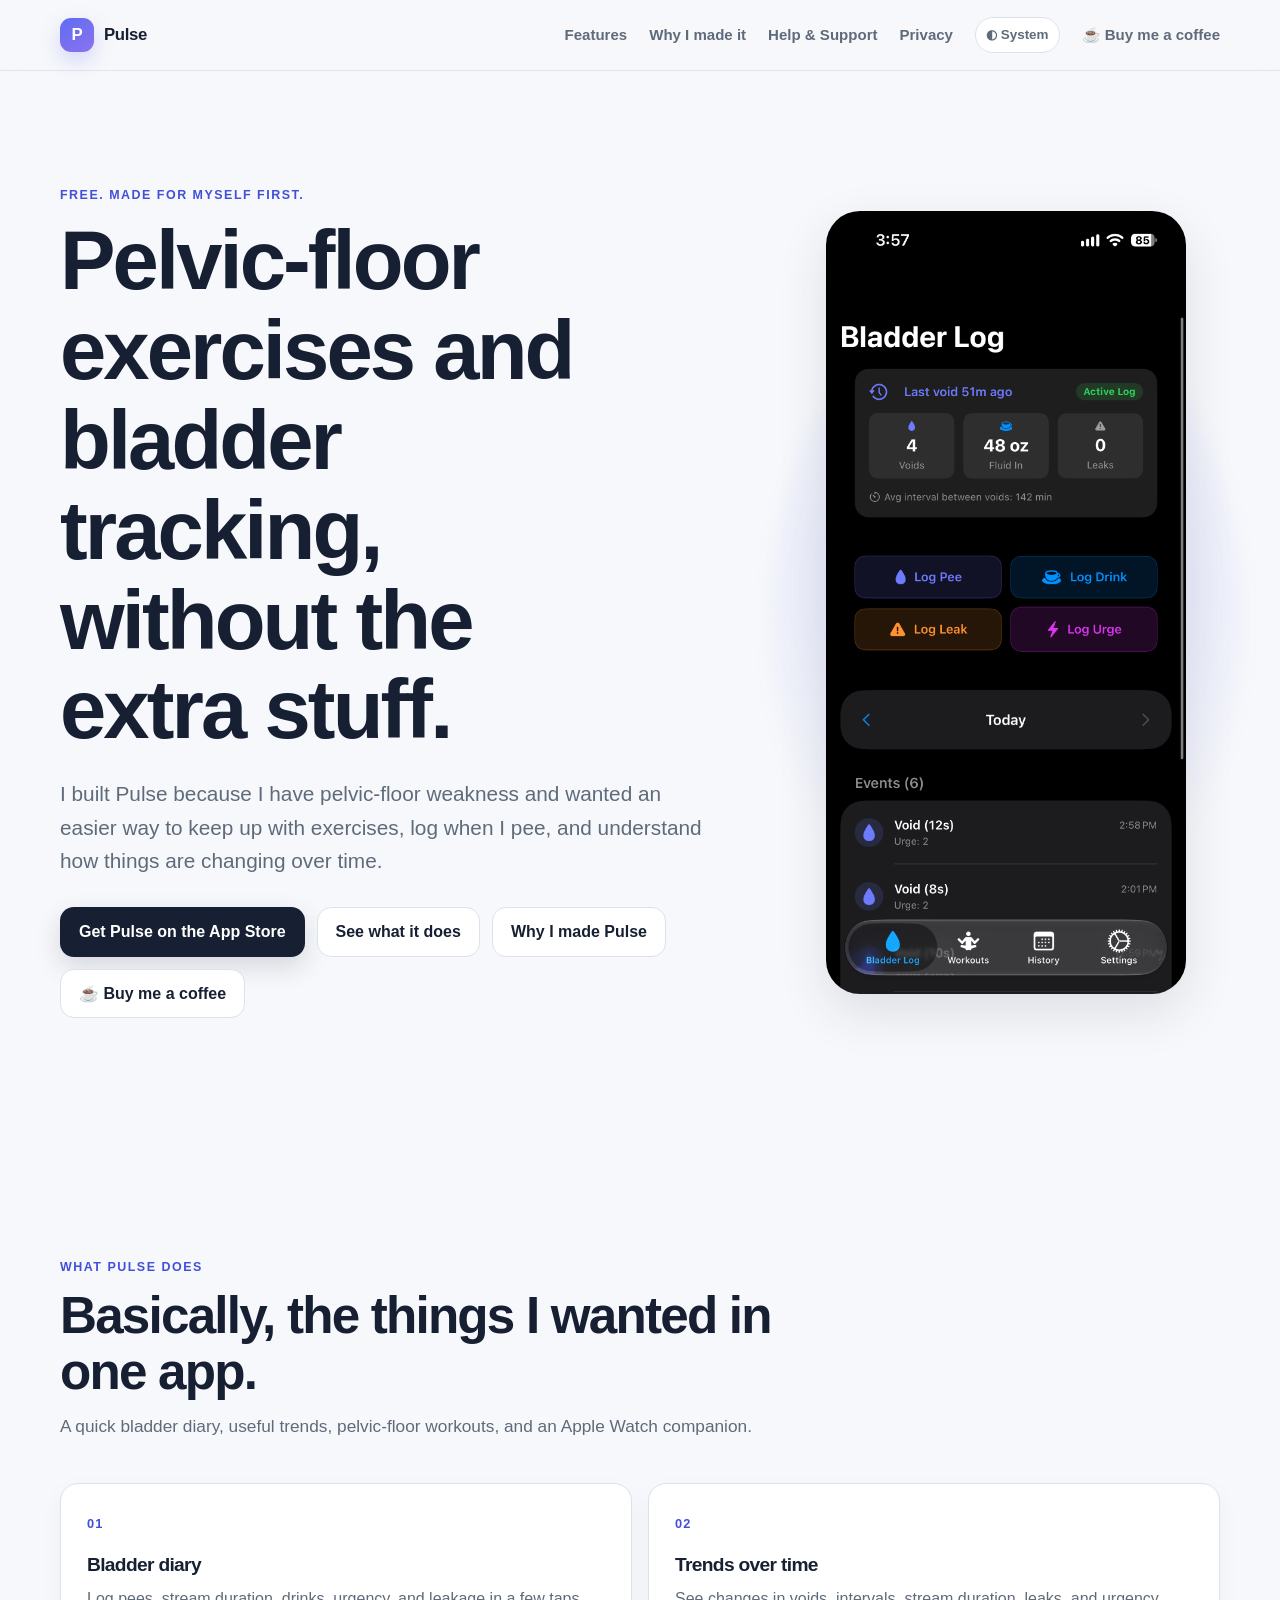
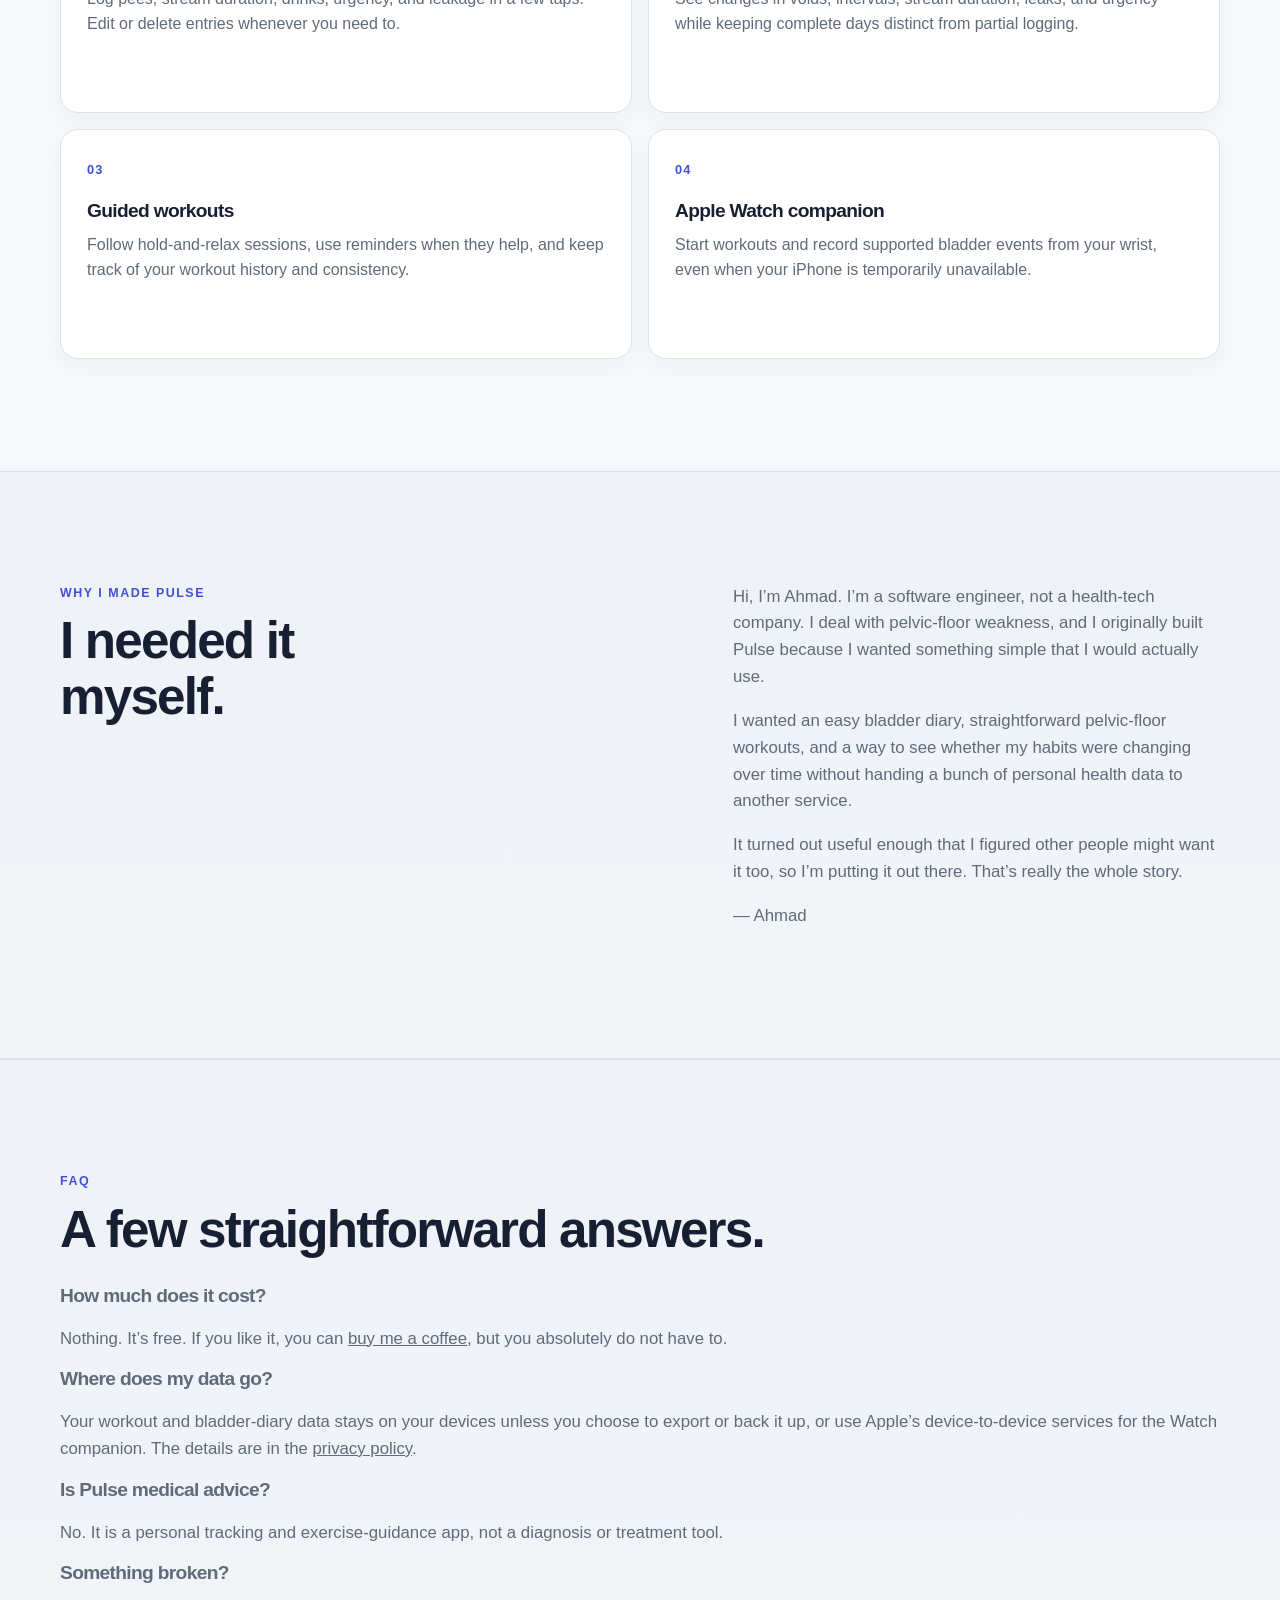
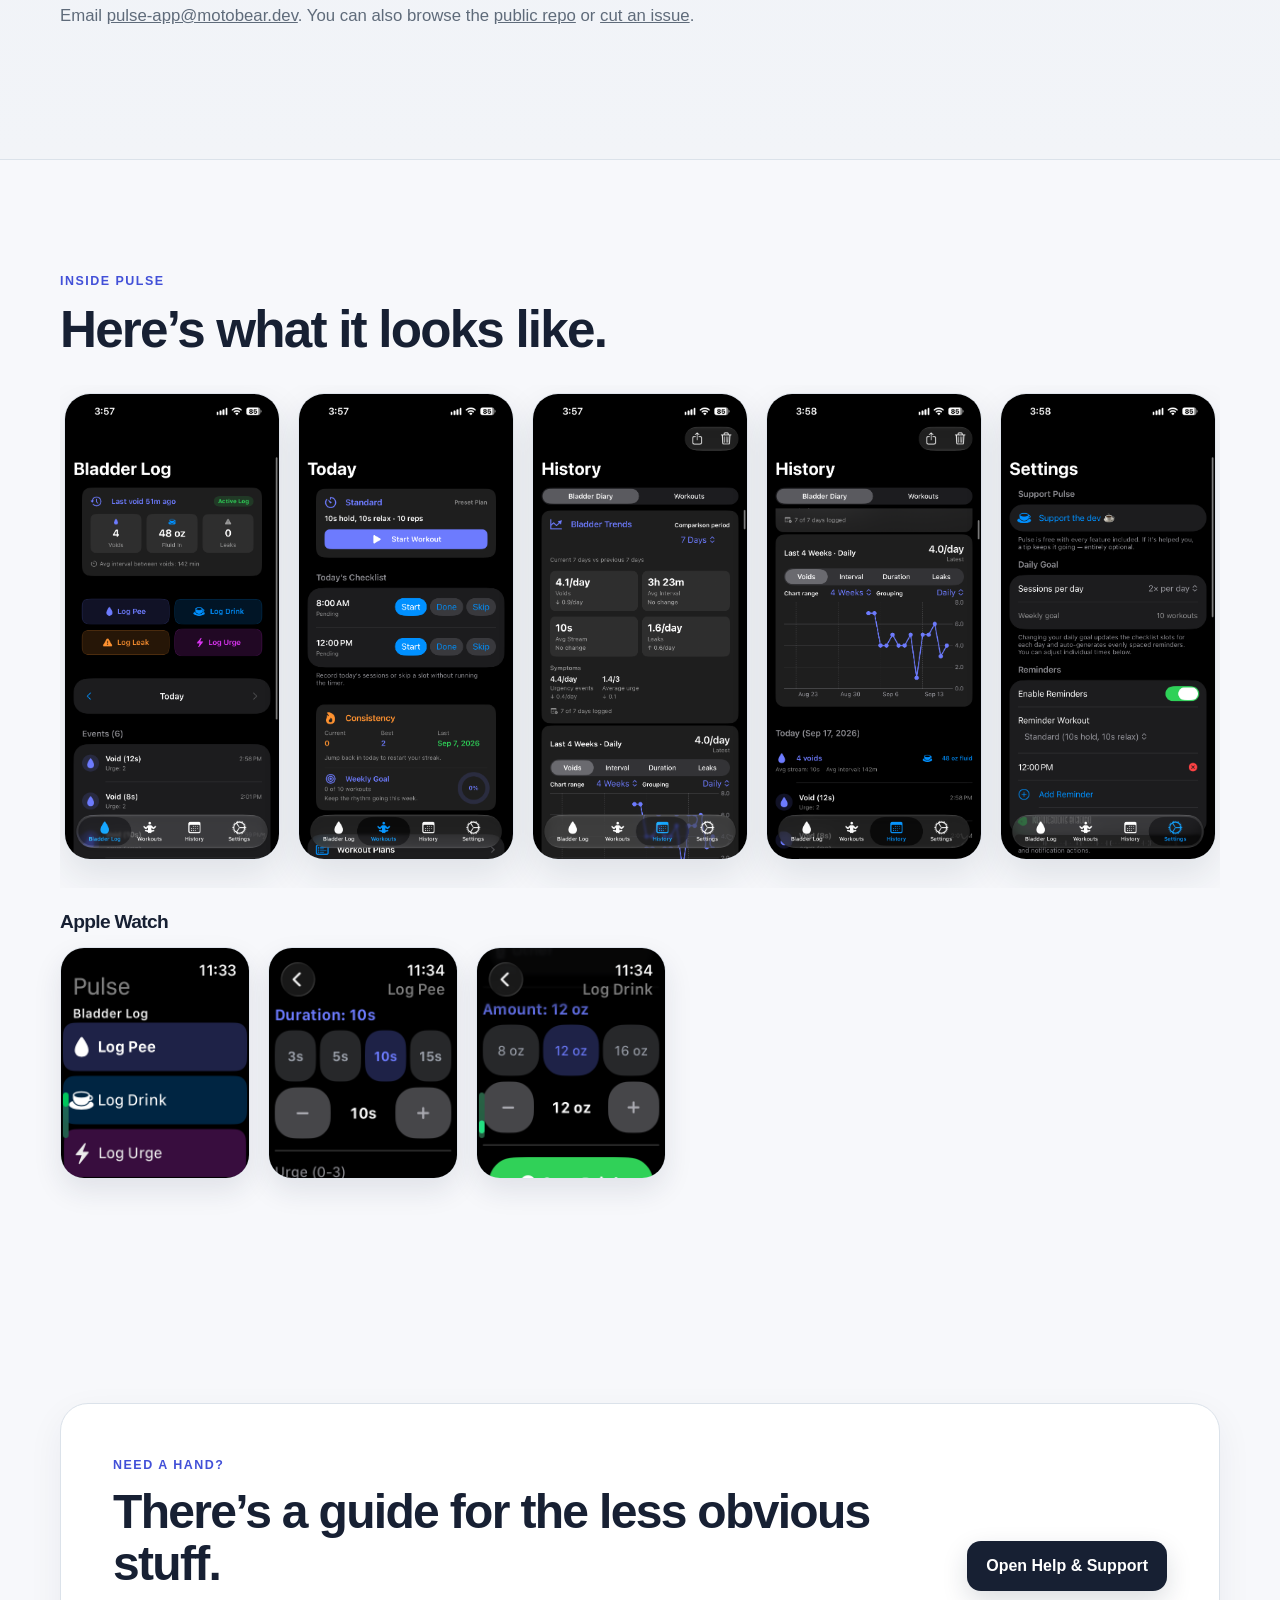
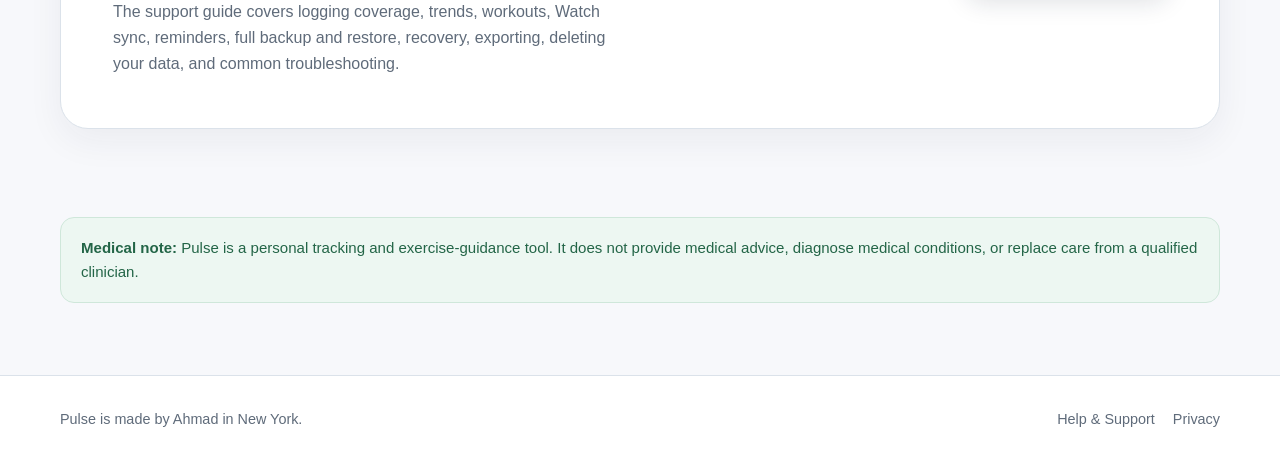
<file: index.html>
<!doctype html>
<html lang="en">
<head>
  <meta charset="utf-8">
  <meta name="viewport" content="width=device-width, initial-scale=1">
  <meta name="description" content="Pulse is a free iPhone and Apple Watch app for pelvic-floor exercises and personal bladder tracking, built by one guy who needed it himself.">
  <meta name="apple-itunes-app" content="app-id=6784401048">
  <meta name="theme-color" content="#f7f8fb">
  <link rel="icon" href="./assets/favicon.svg" type="image/svg+xml">
  <title>Pulse — Pelvic-floor workouts and bladder tracking</title>
  <script>
    (() => {
      try {
        const theme = localStorage.getItem("pulse-theme");
        if (theme === "light" || theme === "dark") {
          document.documentElement.dataset.theme = theme;
        }
      } catch {}
    })();
  </script>
  <link rel="stylesheet" href="./assets/site.css">
  <script defer src="./assets/theme.js"></script>
</head>
<body>
  <a class="skip-link" href="#main">Skip to content</a>
  <header class="site-header">
    <div class="shell nav-wrap">
      <a class="brand" href="./" aria-label="Pulse home">
        <span class="brand-mark" aria-hidden="true">P</span>
        <span>Pulse</span>
      </a>
      <nav class="nav" aria-label="Primary navigation">
        <a href="#features">Features</a>
        <a href="#story">Why I made it</a>
        <a href="./support/">Help &amp; Support</a>
        <a href="./privacy/">Privacy</a>
        <button class="theme-toggle" type="button" aria-label="Theme: System. Switch to light theme.">◐ System</button>
        <a href="https://buymeacoffee.com/motobear" target="_blank" rel="noopener noreferrer" aria-label="Buy me a coffee (opens in a new tab)">☕ Buy me a coffee</a>
      </nav>
    </div>
  </header>

  <main id="main">
    <section class="hero shell">
      <div class="hero-copy">
        <p class="eyebrow">Free. Made for myself first.</p>
        <h1>Pelvic-floor exercises and bladder tracking, without the extra stuff.</h1>
        <p class="lede">I built Pulse because I have pelvic-floor weakness and wanted an easier way to keep up with exercises, log when I pee, and understand how things are changing over time.</p>
        <div class="cta-row">
          <a class="button button-primary" href="https://apps.apple.com/us/app/pulse-pelvic-health/id6784401048" aria-label="Get Pulse on the App Store">Get Pulse on the App Store</a>
          <a class="button button-secondary" href="#features">See what it does</a>
          <a class="button button-secondary" href="#story">Why I made Pulse</a>
          <a class="button button-secondary" href="https://buymeacoffee.com/motobear" target="_blank" rel="noopener noreferrer">☕ Buy me a coffee</a>
        </div>
      </div>
      <div class="hero-device" aria-label="Pulse app preview">
        <img src="./assets/screenshots/pulse-iphone-01.png" alt="Pulse iPhone app interface">
      </div>
    </section>

    <section id="features" class="section shell" aria-labelledby="features-heading">
      <div class="section-heading">
        <p class="eyebrow">What Pulse does</p>
        <h2 id="features-heading">Basically, the things I wanted in one app.</h2>
        <p>A quick bladder diary, useful trends, pelvic-floor workouts, and an Apple Watch companion.</p>
      </div>
      <div class="feature-grid">
        <article class="feature-card">
          <span class="feature-number" aria-hidden="true">01</span>
          <h3>Bladder diary</h3>
          <p>Log pees, stream duration, drinks, urgency, and leakage in a few taps. Edit or delete entries whenever you need to.</p>
        </article>
        <article class="feature-card">
          <span class="feature-number" aria-hidden="true">02</span>
          <h3>Trends over time</h3>
          <p>See changes in voids, intervals, stream duration, leaks, and urgency while keeping complete days distinct from partial logging.</p>
        </article>
        <article class="feature-card">
          <span class="feature-number" aria-hidden="true">03</span>
          <h3>Guided workouts</h3>
          <p>Follow hold-and-relax sessions, use reminders when they help, and keep track of your workout history and consistency.</p>
        </article>
        <article class="feature-card">
          <span class="feature-number" aria-hidden="true">04</span>
          <h3>Apple Watch companion</h3>
          <p>Start workouts and record supported bladder events from your wrist, even when your iPhone is temporarily unavailable.</p>
        </article>
      </div>
    </section>

    <section id="story" class="section section-soft">
      <div class="shell split">
        <div>
          <p class="eyebrow">Why I made Pulse</p>
          <h2>I needed it myself.</h2>
        </div>
        <div class="prose-short">
          <p>Hi, I’m Ahmad. I’m a software engineer, not a health-tech company. I deal with pelvic-floor weakness, and I originally built Pulse because I wanted something simple that I would actually use.</p>
          <p>I wanted an easy bladder diary, straightforward pelvic-floor workouts, and a way to see whether my habits were changing over time without handing a bunch of personal health data to another service.</p>
          <p>It turned out useful enough that I figured other people might want it too, so I’m putting it out there. That’s really the whole story.</p>
          <p>— Ahmad</p>
        </div>
      </div>
    </section>

    <section id="faq" class="section section-soft">
      <div class="shell">
        <div class="section-heading compact">
          <p class="eyebrow">FAQ</p>
          <h2>A few straightforward answers.</h2>
        </div>
        <div class="prose-short">
          <h3>How much does it cost?</h3>
          <p>Nothing. It’s free. If you like it, you can <a href="https://buymeacoffee.com/motobear" target="_blank" rel="noopener noreferrer">buy me a coffee</a>, but you absolutely do not have to.</p>

          <h3>Where does my data go?</h3>
          <p>Your workout and bladder-diary data stays on your devices unless you choose to export or back it up, or use Apple’s device-to-device services for the Watch companion. The details are in the <a href="./privacy/">privacy policy</a>.</p>

          <h3>Is Pulse medical advice?</h3>
          <p>No. It is a personal tracking and exercise-guidance app, not a diagnosis or treatment tool.</p>

          <h3>Something broken?</h3>
          <p>Email <a href="mailto:pulse-app@motobear.dev">pulse-app@motobear.dev</a>. You can also browse the <a href="https://github.com/motogrizzbear/pulse-site" target="_blank" rel="noopener noreferrer">public repo</a> or <a href="https://github.com/motogrizzbear/pulse-site/issues/new" target="_blank" rel="noopener noreferrer">cut an issue</a>.</p>
        </div>
      </div>
    </section>

    <section class="section shell" aria-labelledby="screens-heading">
      <div class="section-heading compact">
        <p class="eyebrow">Inside Pulse</p>
        <h2 id="screens-heading">Here’s what it looks like.</h2>
      </div>
      <div class="screenshot-grid" role="list" aria-label="Pulse iPhone screenshots">
        <figure role="listitem"><img src="./assets/screenshots/pulse-iphone-01.png" alt="Pulse iPhone app screen 1 of 5" loading="lazy"></figure>
        <figure role="listitem"><img src="./assets/screenshots/pulse-iphone-02.png" alt="Pulse iPhone app screen 2 of 5" loading="lazy"></figure>
        <figure role="listitem"><img src="./assets/screenshots/pulse-iphone-03.png" alt="Pulse iPhone app screen 3 of 5" loading="lazy"></figure>
        <figure role="listitem"><img src="./assets/screenshots/pulse-iphone-04.png" alt="Pulse iPhone app screen 4 of 5" loading="lazy"></figure>
        <figure role="listitem"><img src="./assets/screenshots/pulse-iphone-05.png" alt="Pulse iPhone app screen 5 of 5" loading="lazy"></figure>
      </div>

      <div class="watch-screenshots" aria-labelledby="watch-screens-heading">
        <h3 id="watch-screens-heading">Apple Watch</h3>
        <div class="watch-screenshot-grid" role="list" aria-label="Pulse Apple Watch screenshots">
          <figure role="listitem"><img src="./assets/screenshots/pulse-apple-watch-home.png" alt="Pulse Apple Watch home screen" loading="lazy"></figure>
          <figure role="listitem"><img src="./assets/screenshots/pulse-apple-watch-log-pee.png" alt="Pulse Apple Watch pee logging screen" loading="lazy"></figure>
          <figure role="listitem"><img src="./assets/screenshots/pulse-apple-watch-log-drink.png" alt="Pulse Apple Watch drink logging screen" loading="lazy"></figure>
        </div>
      </div>
    </section>

    <section class="section shell">
      <div class="callout">
        <div>
          <p class="eyebrow">Need a hand?</p>
          <h2>There’s a guide for the less obvious stuff.</h2>
          <p>The support guide covers logging coverage, trends, workouts, Watch sync, reminders, full backup and restore, recovery, exporting, deleting your data, and common troubleshooting.</p>
        </div>
        <a class="button button-primary" href="./support/">Open Help &amp; Support</a>
      </div>
    </section>

    <section class="disclaimer shell" aria-label="Medical disclaimer">
      <strong>Medical note:</strong> Pulse is a personal tracking and exercise-guidance tool. It does not provide medical advice, diagnose medical conditions, or replace care from a qualified clinician.
    </section>
  </main>

  <footer class="site-footer">
    <div class="shell footer-wrap">
      <p>Pulse is made by Ahmad in New York.</p>
      <nav aria-label="Footer navigation">
        <a href="./support/">Help &amp; Support</a>
        <a href="./privacy/">Privacy</a>
        
      </nav>
    </div>
  </footer>
</body>
</html>
</file>
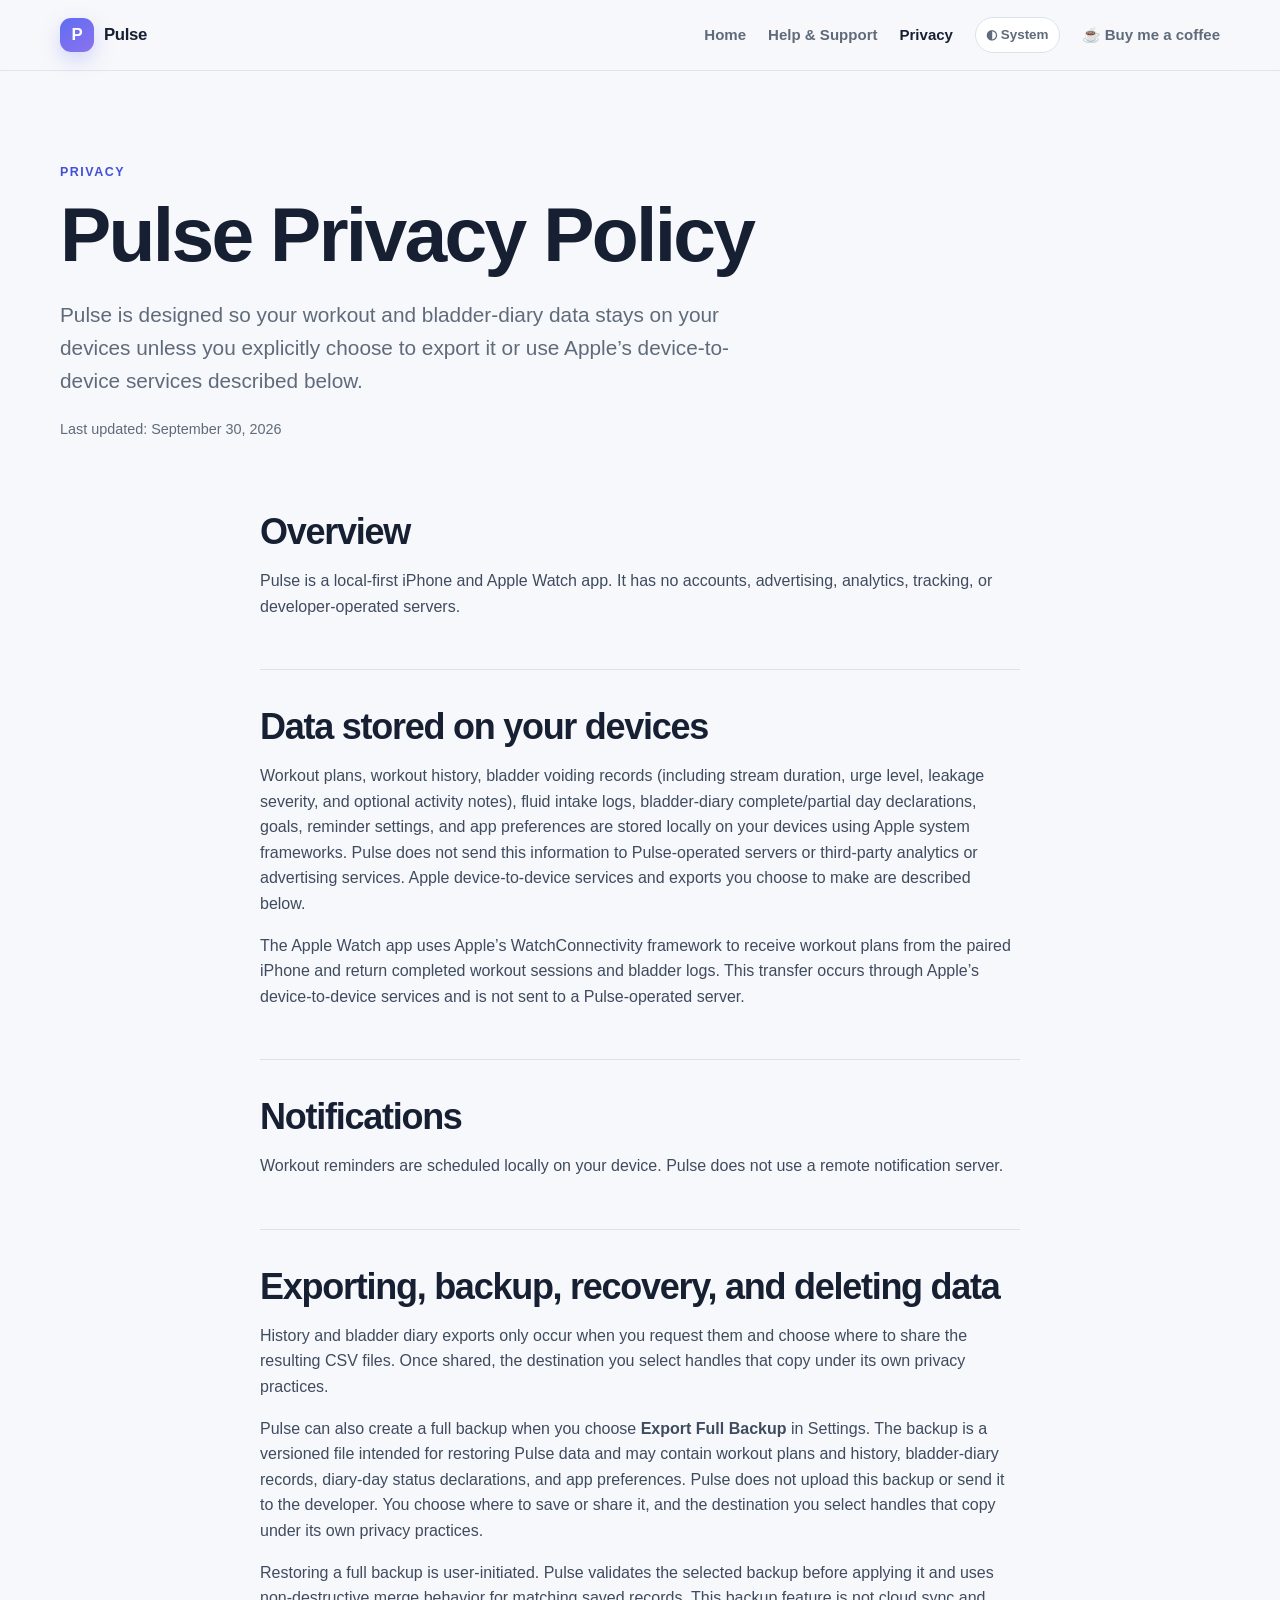
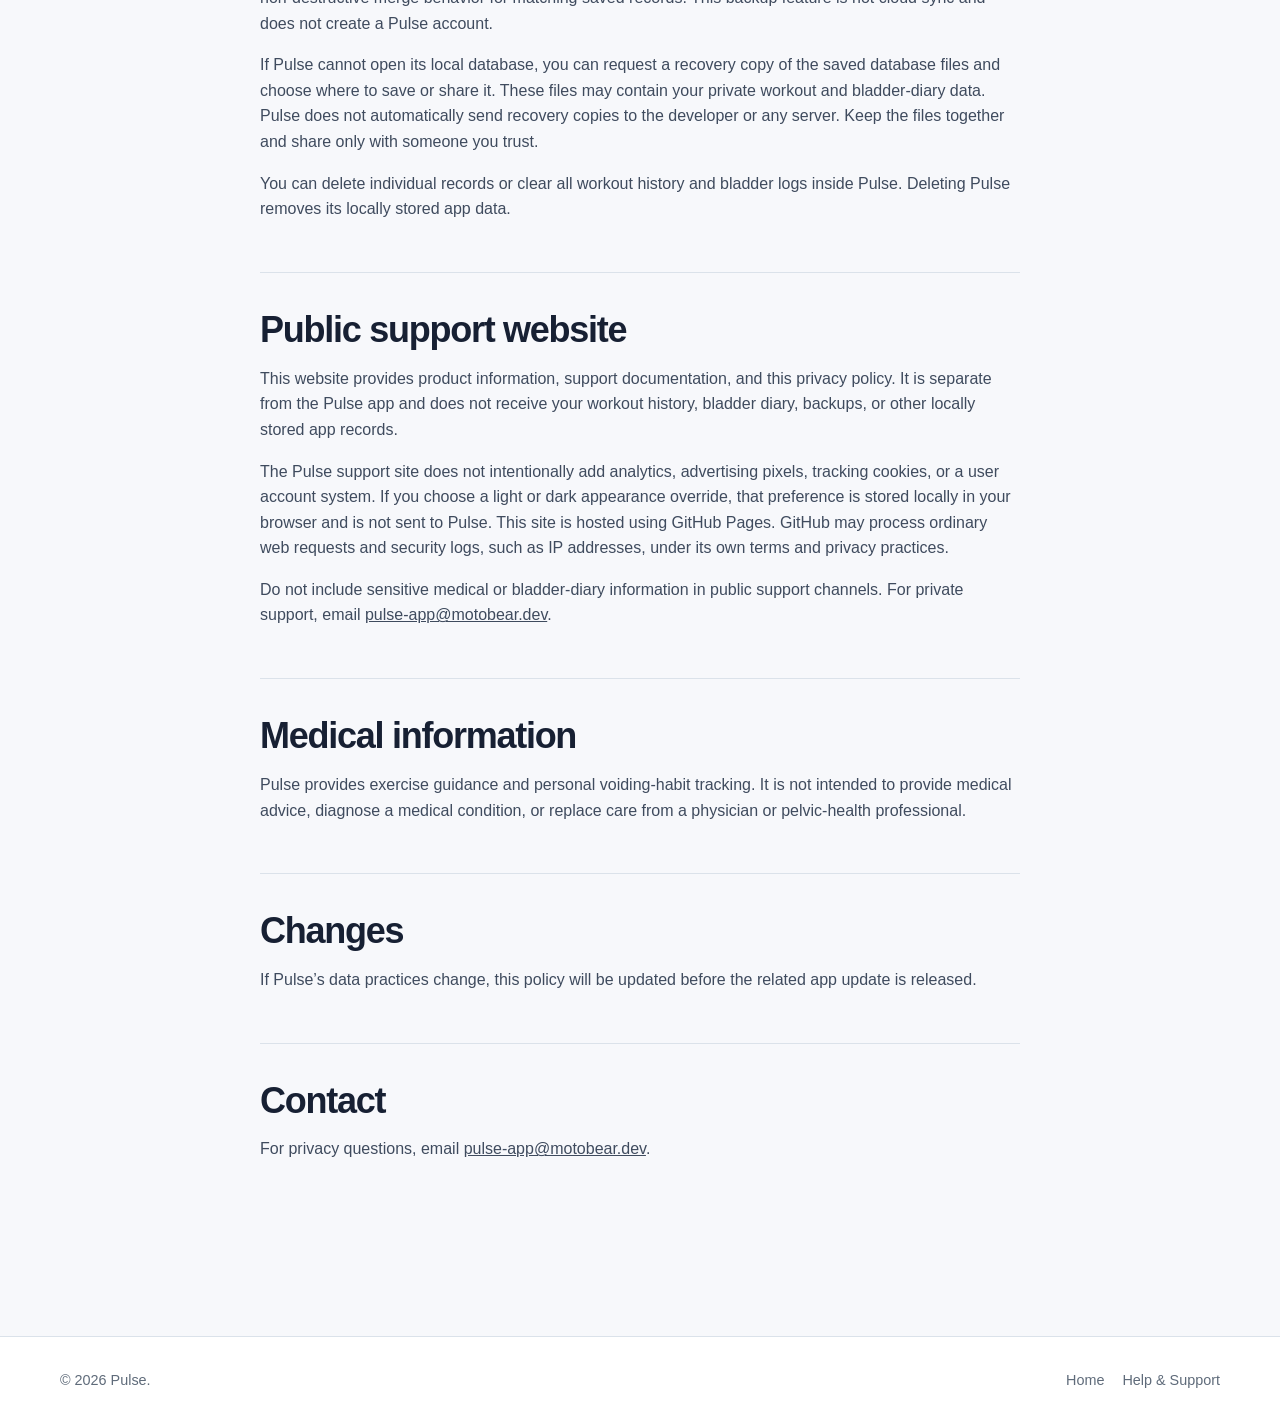
<file: privacy/index.html>
<!doctype html>
<html lang="en">
<head>
  <meta charset="utf-8">
  <meta name="viewport" content="width=device-width, initial-scale=1">
  <meta name="description" content="Pulse privacy policy. Pulse is local-first, with no accounts, advertising, analytics, tracking, or developer-operated servers.">
  <meta name="theme-color" content="#f7f8fb">
  <link rel="icon" href="../assets/favicon.svg" type="image/svg+xml">
  <title>Privacy Policy — Pulse</title>
  <script>
    (() => {
      try {
        const theme = localStorage.getItem("pulse-theme");
        if (theme === "light" || theme === "dark") {
          document.documentElement.dataset.theme = theme;
        }
      } catch {}
    })();
  </script>
  <link rel="stylesheet" href="../assets/site.css">
  <script defer src="../assets/theme.js"></script>
</head>
<body>
  <a class="skip-link" href="#main">Skip to content</a>
  <header class="site-header">
    <div class="shell nav-wrap">
      <a class="brand" href="../" aria-label="Pulse home"><span class="brand-mark" aria-hidden="true">P</span><span>Pulse</span></a>
      <nav class="nav" aria-label="Primary navigation">
        <a href="../">Home</a>
        <a href="../support/">Help &amp; Support</a>
        <a href="./" aria-current="page">Privacy</a>
        <button class="theme-toggle" type="button" aria-label="Theme: System. Switch to light theme.">◐ System</button>
        <a href="https://buymeacoffee.com/motobear" target="_blank" rel="noopener noreferrer" aria-label="Buy me a coffee (opens in a new tab)">☕ Buy me a coffee</a>
      </nav>
    </div>
  </header>

  <main id="main" class="docs-main">
    <section class="docs-hero shell">
      <p class="eyebrow">Privacy</p>
      <h1>Pulse Privacy Policy</h1>
      <p class="lede">Pulse is designed so your workout and bladder-diary data stays on your devices unless you explicitly choose to export it or use Apple’s device-to-device services described below.</p>
      <p class="updated">Last updated: September 30, 2026</p>
    </section>

    <article class="policy shell narrow">
      <section>
        <h2>Overview</h2>
        <p>Pulse is a local-first iPhone and Apple Watch app. It has no accounts, advertising, analytics, tracking, or developer-operated servers.</p>
      </section>

      <section>
        <h2>Data stored on your devices</h2>
        <p>Workout plans, workout history, bladder voiding records (including stream duration, urge level, leakage severity, and optional activity notes), fluid intake logs, bladder-diary complete/partial day declarations, goals, reminder settings, and app preferences are stored locally on your devices using Apple system frameworks. Pulse does not send this information to Pulse-operated servers or third-party analytics or advertising services. Apple device-to-device services and exports you choose to make are described below.</p>
        <p>The Apple Watch app uses Apple’s WatchConnectivity framework to receive workout plans from the paired iPhone and return completed workout sessions and bladder logs. This transfer occurs through Apple’s device-to-device services and is not sent to a Pulse-operated server.</p>
      </section>

      <section>
        <h2>Notifications</h2>
        <p>Workout reminders are scheduled locally on your device. Pulse does not use a remote notification server.</p>
      </section>

      <section>
        <h2>Exporting, backup, recovery, and deleting data</h2>
        <p>History and bladder diary exports only occur when you request them and choose where to share the resulting CSV files. Once shared, the destination you select handles that copy under its own privacy practices.</p>
        <p>Pulse can also create a full backup when you choose <strong>Export Full Backup</strong> in Settings. The backup is a versioned file intended for restoring Pulse data and may contain workout plans and history, bladder-diary records, diary-day status declarations, and app preferences. Pulse does not upload this backup or send it to the developer. You choose where to save or share it, and the destination you select handles that copy under its own privacy practices.</p>
        <p>Restoring a full backup is user-initiated. Pulse validates the selected backup before applying it and uses non-destructive merge behavior for matching saved records. This backup feature is not cloud sync and does not create a Pulse account.</p>
        <p>If Pulse cannot open its local database, you can request a recovery copy of the saved database files and choose where to save or share it. These files may contain your private workout and bladder-diary data. Pulse does not automatically send recovery copies to the developer or any server. Keep the files together and share only with someone you trust.</p>
        <p>You can delete individual records or clear all workout history and bladder logs inside Pulse. Deleting Pulse removes its locally stored app data.</p>
      </section>

      <section>
        <h2>Public support website</h2>
        <p>This website provides product information, support documentation, and this privacy policy. It is separate from the Pulse app and does not receive your workout history, bladder diary, backups, or other locally stored app records.</p>
        <p>The Pulse support site does not intentionally add analytics, advertising pixels, tracking cookies, or a user account system. If you choose a light or dark appearance override, that preference is stored locally in your browser and is not sent to Pulse. This site is hosted using GitHub Pages. GitHub may process ordinary web requests and security logs, such as IP addresses, under its own terms and privacy practices.</p>
        <p>Do not include sensitive medical or bladder-diary information in public support channels. For private support, email <a href="mailto:pulse-app@motobear.dev">pulse-app@motobear.dev</a>.</p>
      </section>

      <section>
        <h2>Medical information</h2>
        <p>Pulse provides exercise guidance and personal voiding-habit tracking. It is not intended to provide medical advice, diagnose a medical condition, or replace care from a physician or pelvic-health professional.</p>
      </section>

      <section>
        <h2>Changes</h2>
        <p>If Pulse’s data practices change, this policy will be updated before the related app update is released.</p>
      </section>

      <section>
        <h2>Contact</h2>
        <p>For privacy questions, email <a href="mailto:pulse-app@motobear.dev">pulse-app@motobear.dev</a>.</p>
      </section>
    </article>
  </main>

  <footer class="site-footer">
    <div class="shell footer-wrap"><p>© 2026 Pulse.</p><nav aria-label="Footer navigation"><a href="../">Home</a><a href="../support/">Help &amp; Support</a></nav></div>
  </footer>
</body>
</html>
</file>
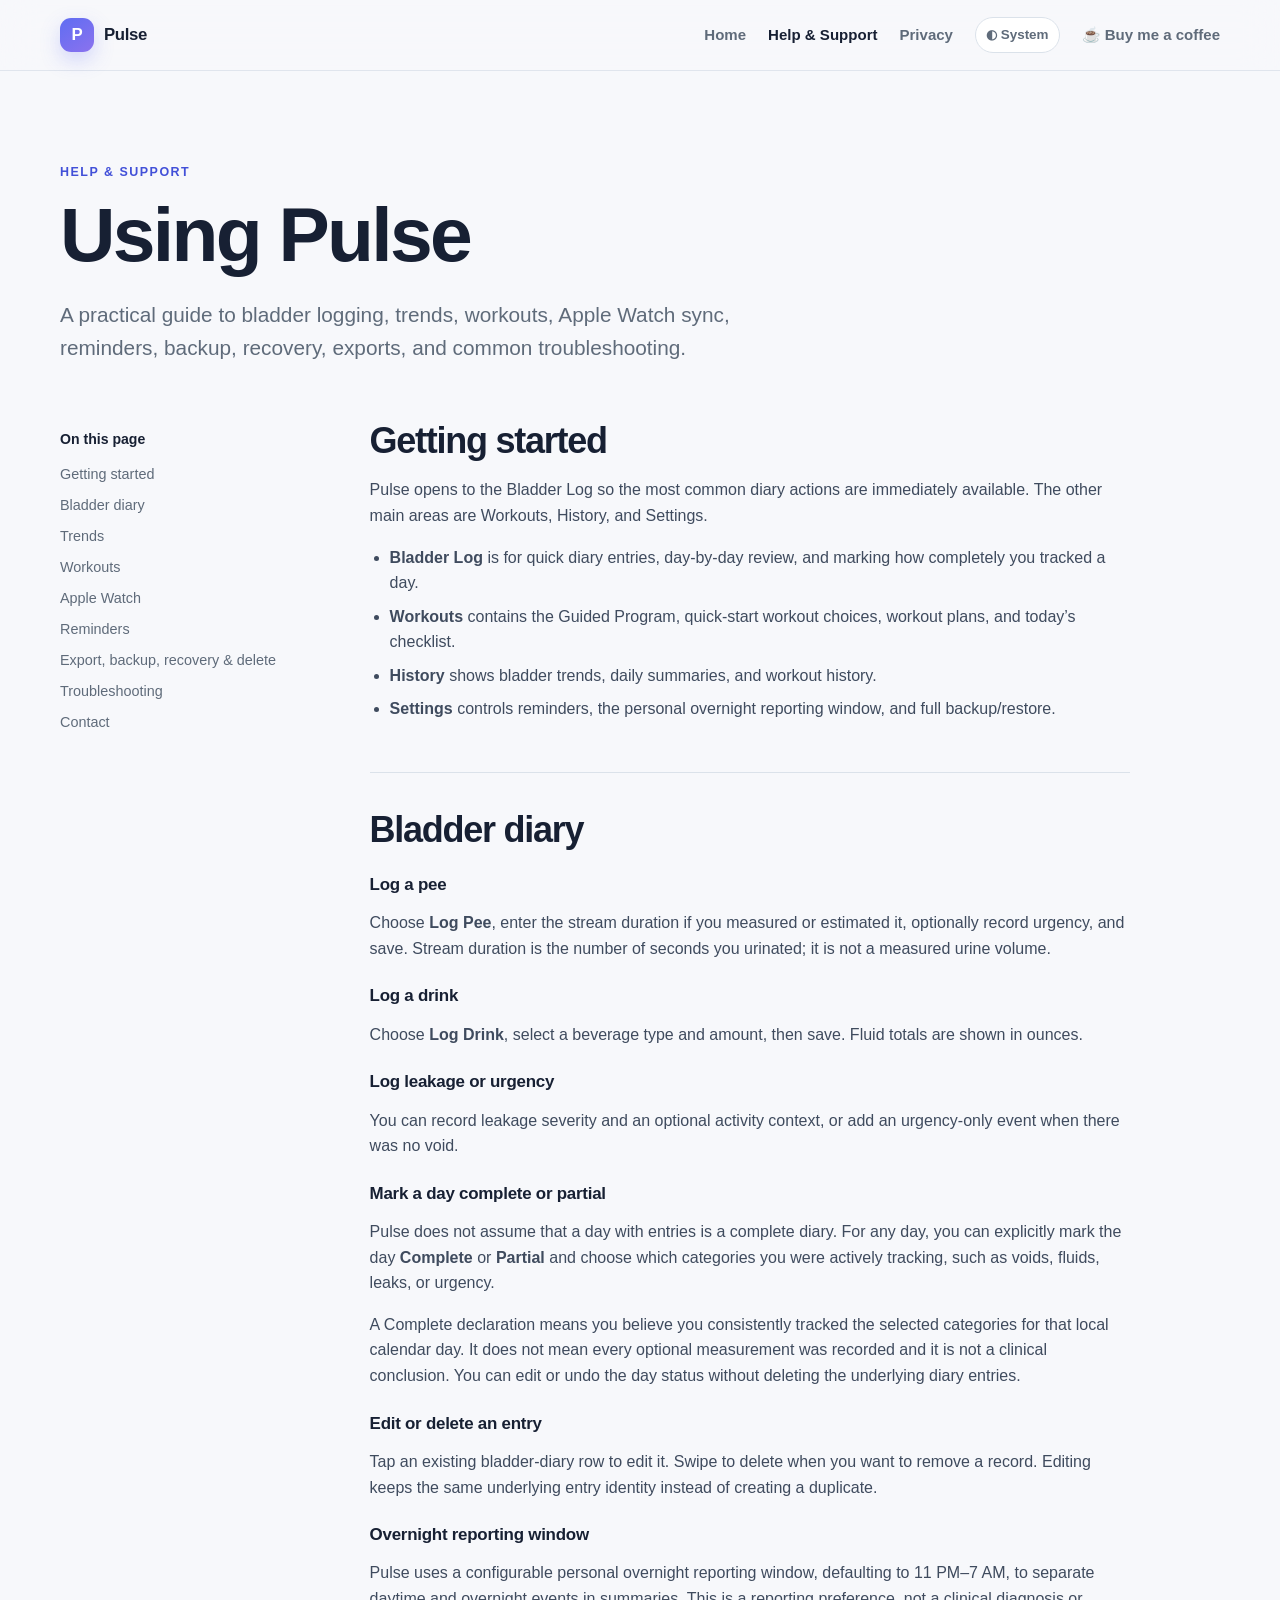
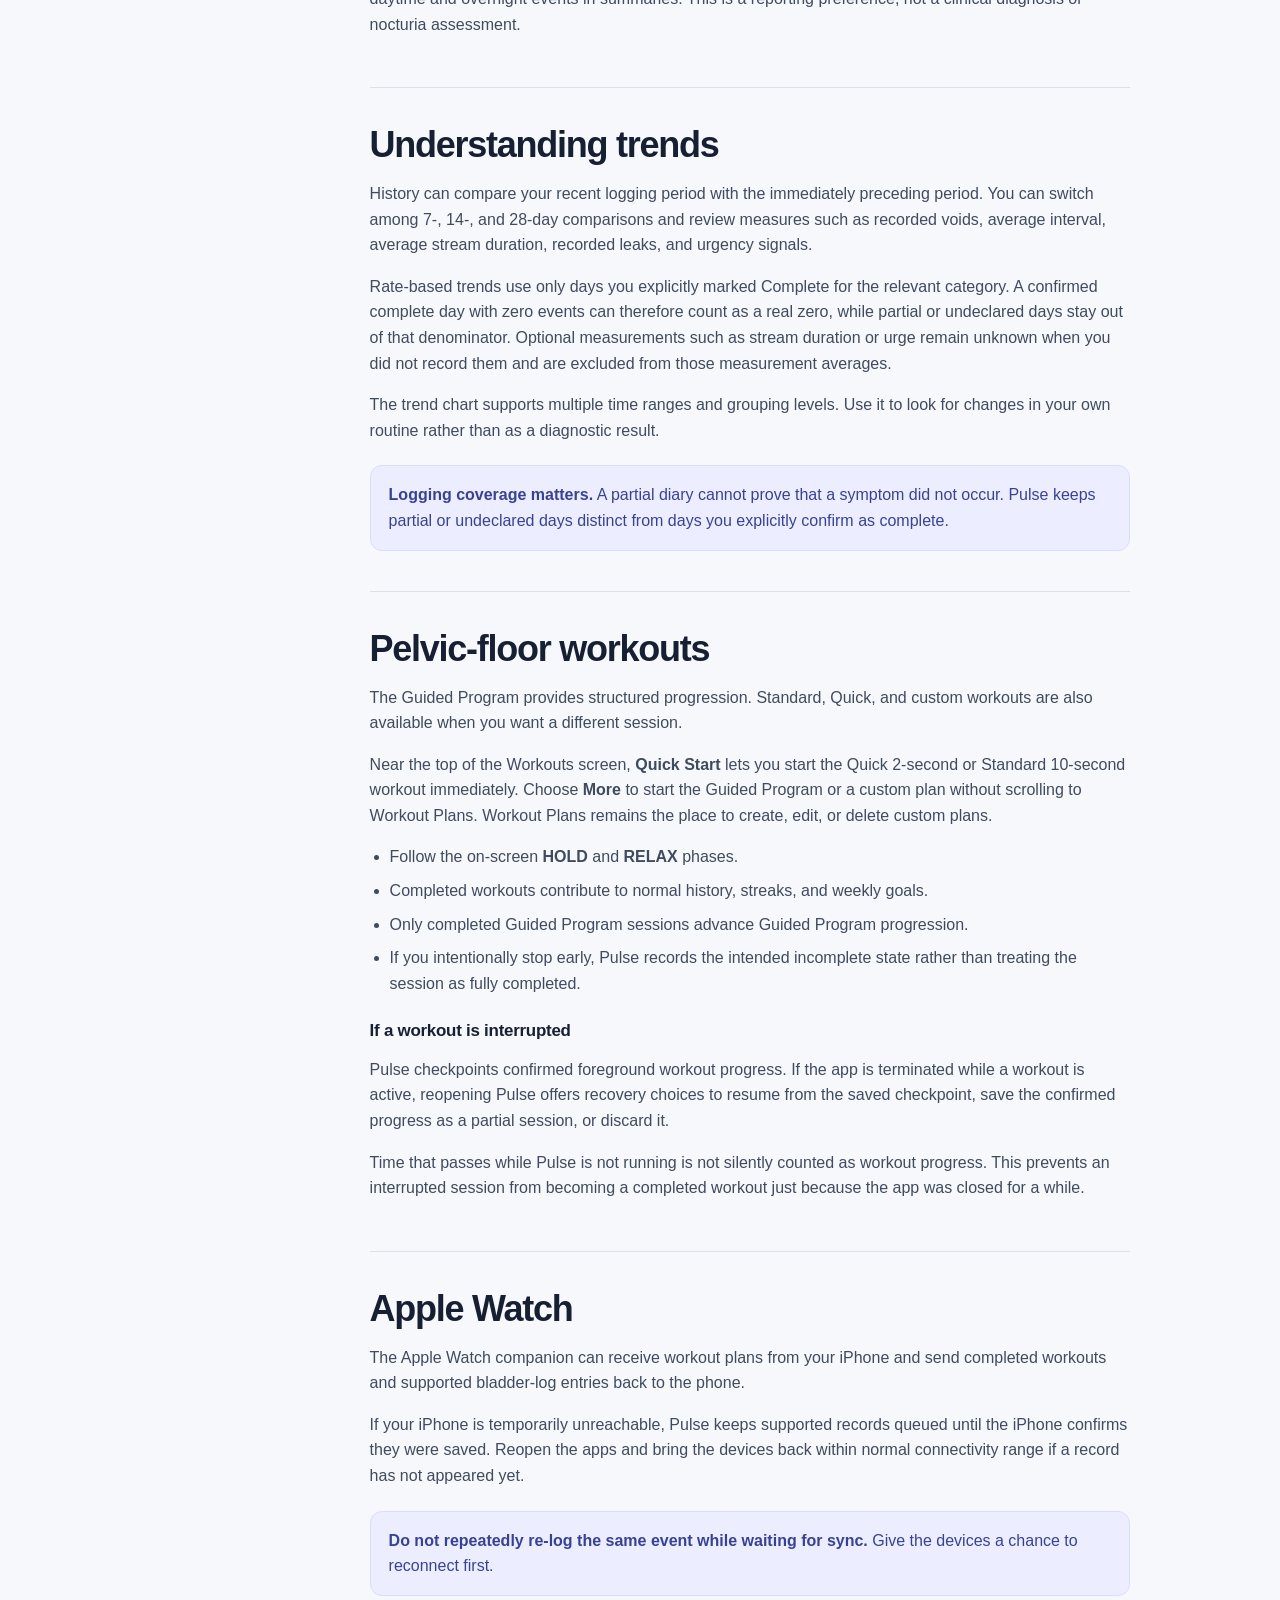
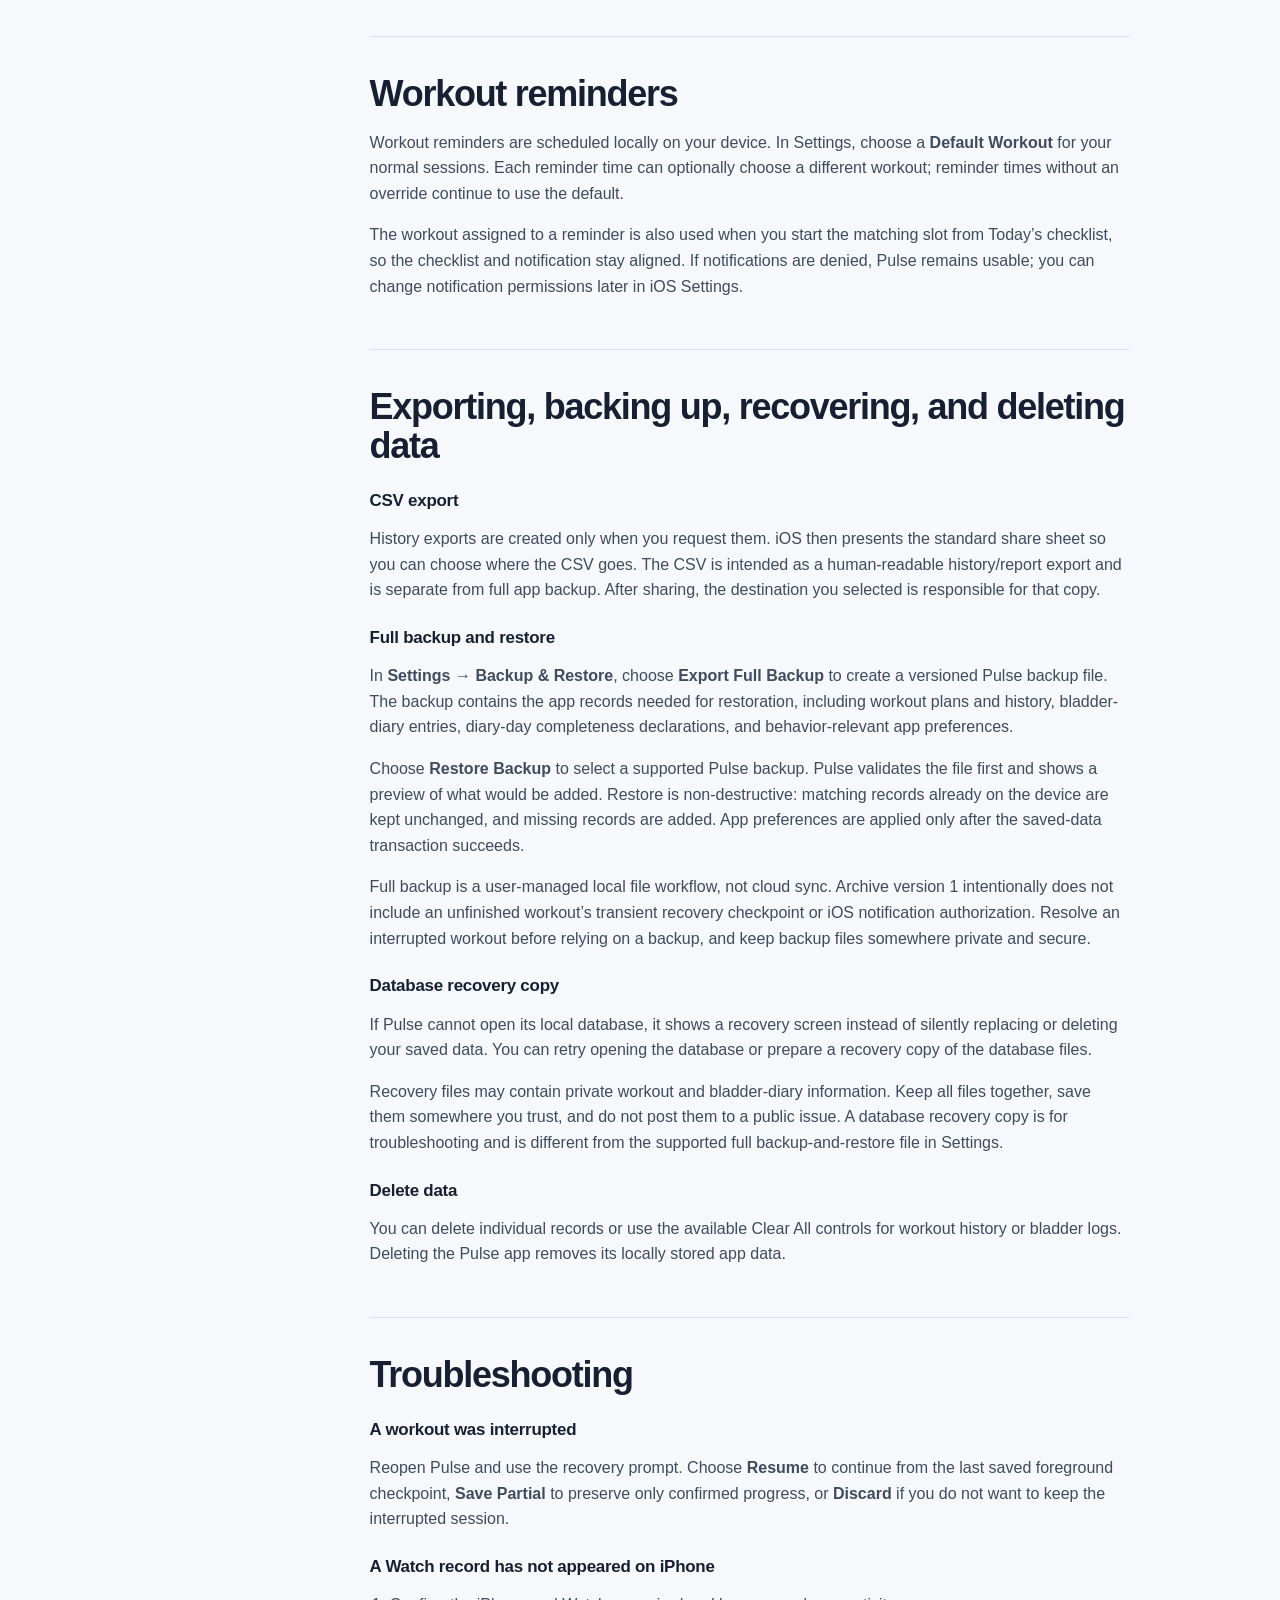
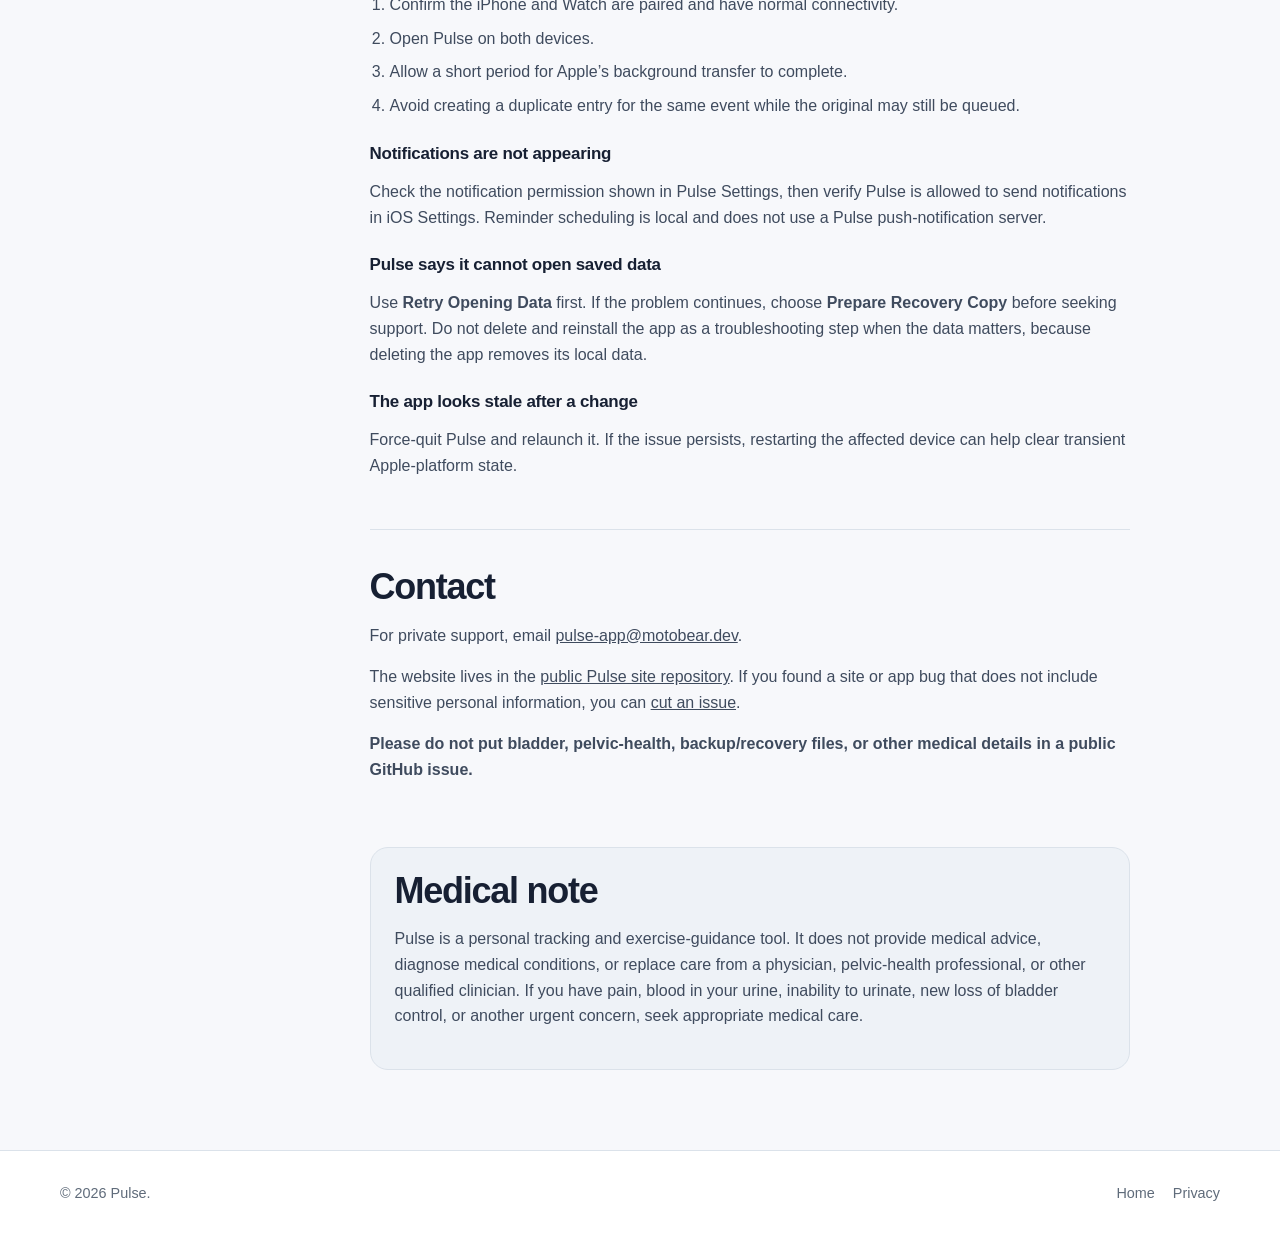
<file: support/index.html>
<!doctype html>
<html lang="en">
<head>
  <meta charset="utf-8">
  <meta name="viewport" content="width=device-width, initial-scale=1">
  <meta name="description" content="Help and support for Pulse, including bladder logging, trends, workouts, Apple Watch sync, reminders, backup, recovery, exports, and troubleshooting.">
  <meta name="theme-color" content="#f7f8fb">
  <link rel="icon" href="../assets/favicon.svg" type="image/svg+xml">
  <title>Help & Support — Pulse</title>
  <script>
    (() => {
      try {
        const theme = localStorage.getItem("pulse-theme");
        if (theme === "light" || theme === "dark") {
          document.documentElement.dataset.theme = theme;
        }
      } catch {}
    })();
  </script>
  <link rel="stylesheet" href="../assets/site.css">
  <script defer src="../assets/theme.js"></script>
</head>
<body>
  <a class="skip-link" href="#main">Skip to content</a>
  <header class="site-header">
    <div class="shell nav-wrap">
      <a class="brand" href="../" aria-label="Pulse home"><span class="brand-mark" aria-hidden="true">P</span><span>Pulse</span></a>
      <nav class="nav" aria-label="Primary navigation">
        <a href="../">Home</a>
        <a href="./" aria-current="page">Help &amp; Support</a>
        <a href="../privacy/">Privacy</a>
        <button class="theme-toggle" type="button" aria-label="Theme: System. Switch to light theme.">◐ System</button>
        <a href="https://buymeacoffee.com/motobear" target="_blank" rel="noopener noreferrer" aria-label="Buy me a coffee (opens in a new tab)">☕ Buy me a coffee</a>
      </nav>
    </div>
  </header>

  <main id="main" class="docs-main">
    <section class="docs-hero shell">
      <p class="eyebrow">Help &amp; Support</p>
      <h1>Using Pulse</h1>
      <p class="lede">A practical guide to bladder logging, trends, workouts, Apple Watch sync, reminders, backup, recovery, exports, and common troubleshooting.</p>
    </section>

    <div class="docs-layout shell">
      <nav class="docs-toc" aria-label="On this page">
        <strong>On this page</strong>
        <a href="#getting-started">Getting started</a>
        <a href="#bladder-diary">Bladder diary</a>
        <a href="#trends">Trends</a>
        <a href="#workouts">Workouts</a>
        <a href="#watch">Apple Watch</a>
        <a href="#reminders">Reminders</a>
        <a href="#export-delete">Export, backup, recovery &amp; delete</a>
        <a href="#troubleshooting">Troubleshooting</a>
        <a href="#contact">Contact</a>
      </nav>

      <article class="docs-content">
        <section id="getting-started">
          <h2>Getting started</h2>
          <p>Pulse opens to the Bladder Log so the most common diary actions are immediately available. The other main areas are Workouts, History, and Settings.</p>
          <ul>
            <li><strong>Bladder Log</strong> is for quick diary entries, day-by-day review, and marking how completely you tracked a day.</li>
            <li><strong>Workouts</strong> contains the Guided Program, quick-start workout choices, workout plans, and today’s checklist.</li>
            <li><strong>History</strong> shows bladder trends, daily summaries, and workout history.</li>
            <li><strong>Settings</strong> controls reminders, the personal overnight reporting window, and full backup/restore.</li>
          </ul>
        </section>

        <section id="bladder-diary">
          <h2>Bladder diary</h2>
          <h3>Log a pee</h3>
          <p>Choose <strong>Log Pee</strong>, enter the stream duration if you measured or estimated it, optionally record urgency, and save. Stream duration is the number of seconds you urinated; it is not a measured urine volume.</p>

          <h3>Log a drink</h3>
          <p>Choose <strong>Log Drink</strong>, select a beverage type and amount, then save. Fluid totals are shown in ounces.</p>

          <h3>Log leakage or urgency</h3>
          <p>You can record leakage severity and an optional activity context, or add an urgency-only event when there was no void.</p>

          <h3>Mark a day complete or partial</h3>
          <p>Pulse does not assume that a day with entries is a complete diary. For any day, you can explicitly mark the day <strong>Complete</strong> or <strong>Partial</strong> and choose which categories you were actively tracking, such as voids, fluids, leaks, or urgency.</p>
          <p>A Complete declaration means you believe you consistently tracked the selected categories for that local calendar day. It does not mean every optional measurement was recorded and it is not a clinical conclusion. You can edit or undo the day status without deleting the underlying diary entries.</p>

          <h3>Edit or delete an entry</h3>
          <p>Tap an existing bladder-diary row to edit it. Swipe to delete when you want to remove a record. Editing keeps the same underlying entry identity instead of creating a duplicate.</p>

          <h3>Overnight reporting window</h3>
          <p>Pulse uses a configurable personal overnight reporting window, defaulting to 11 PM–7 AM, to separate daytime and overnight events in summaries. This is a reporting preference, not a clinical diagnosis or nocturia assessment.</p>
        </section>

        <section id="trends">
          <h2>Understanding trends</h2>
          <p>History can compare your recent logging period with the immediately preceding period. You can switch among 7-, 14-, and 28-day comparisons and review measures such as recorded voids, average interval, average stream duration, recorded leaks, and urgency signals.</p>
          <p>Rate-based trends use only days you explicitly marked Complete for the relevant category. A confirmed complete day with zero events can therefore count as a real zero, while partial or undeclared days stay out of that denominator. Optional measurements such as stream duration or urge remain unknown when you did not record them and are excluded from those measurement averages.</p>
          <p>The trend chart supports multiple time ranges and grouping levels. Use it to look for changes in your own routine rather than as a diagnostic result.</p>
          <div class="note"><strong>Logging coverage matters.</strong> A partial diary cannot prove that a symptom did not occur. Pulse keeps partial or undeclared days distinct from days you explicitly confirm as complete.</div>
        </section>

        <section id="workouts">
          <h2>Pelvic-floor workouts</h2>
          <p>The Guided Program provides structured progression. Standard, Quick, and custom workouts are also available when you want a different session.</p>
          <p>Near the top of the Workouts screen, <strong>Quick Start</strong> lets you start the Quick 2-second or Standard 10-second workout immediately. Choose <strong>More</strong> to start the Guided Program or a custom plan without scrolling to Workout Plans. Workout Plans remains the place to create, edit, or delete custom plans.</p>
          <ul>
            <li>Follow the on-screen <strong>HOLD</strong> and <strong>RELAX</strong> phases.</li>
            <li>Completed workouts contribute to normal history, streaks, and weekly goals.</li>
            <li>Only completed Guided Program sessions advance Guided Program progression.</li>
            <li>If you intentionally stop early, Pulse records the intended incomplete state rather than treating the session as fully completed.</li>
          </ul>
          <h3>If a workout is interrupted</h3>
          <p>Pulse checkpoints confirmed foreground workout progress. If the app is terminated while a workout is active, reopening Pulse offers recovery choices to resume from the saved checkpoint, save the confirmed progress as a partial session, or discard it.</p>
          <p>Time that passes while Pulse is not running is not silently counted as workout progress. This prevents an interrupted session from becoming a completed workout just because the app was closed for a while.</p>
        </section>

        <section id="watch">
          <h2>Apple Watch</h2>
          <p>The Apple Watch companion can receive workout plans from your iPhone and send completed workouts and supported bladder-log entries back to the phone.</p>
          <p>If your iPhone is temporarily unreachable, Pulse keeps supported records queued until the iPhone confirms they were saved. Reopen the apps and bring the devices back within normal connectivity range if a record has not appeared yet.</p>
          <div class="note"><strong>Do not repeatedly re-log the same event while waiting for sync.</strong> Give the devices a chance to reconnect first.</div>
        </section>

        <section id="reminders">
          <h2>Workout reminders</h2>
          <p>Workout reminders are scheduled locally on your device. In Settings, choose a <strong>Default Workout</strong> for your normal sessions. Each reminder time can optionally choose a different workout; reminder times without an override continue to use the default.</p>
          <p>The workout assigned to a reminder is also used when you start the matching slot from Today’s checklist, so the checklist and notification stay aligned. If notifications are denied, Pulse remains usable; you can change notification permissions later in iOS Settings.</p>
        </section>

        <section id="export-delete">
          <h2>Exporting, backing up, recovering, and deleting data</h2>
          <h3>CSV export</h3>
          <p>History exports are created only when you request them. iOS then presents the standard share sheet so you can choose where the CSV goes. The CSV is intended as a human-readable history/report export and is separate from full app backup. After sharing, the destination you selected is responsible for that copy.</p>

          <h3>Full backup and restore</h3>
          <p>In <strong>Settings → Backup &amp; Restore</strong>, choose <strong>Export Full Backup</strong> to create a versioned Pulse backup file. The backup contains the app records needed for restoration, including workout plans and history, bladder-diary entries, diary-day completeness declarations, and behavior-relevant app preferences.</p>
          <p>Choose <strong>Restore Backup</strong> to select a supported Pulse backup. Pulse validates the file first and shows a preview of what would be added. Restore is non-destructive: matching records already on the device are kept unchanged, and missing records are added. App preferences are applied only after the saved-data transaction succeeds.</p>
          <p>Full backup is a user-managed local file workflow, not cloud sync. Archive version 1 intentionally does not include an unfinished workout’s transient recovery checkpoint or iOS notification authorization. Resolve an interrupted workout before relying on a backup, and keep backup files somewhere private and secure.</p>

          <h3>Database recovery copy</h3>
          <p>If Pulse cannot open its local database, it shows a recovery screen instead of silently replacing or deleting your saved data. You can retry opening the database or prepare a recovery copy of the database files.</p>
          <p>Recovery files may contain private workout and bladder-diary information. Keep all files together, save them somewhere you trust, and do not post them to a public issue. A database recovery copy is for troubleshooting and is different from the supported full backup-and-restore file in Settings.</p>

          <h3>Delete data</h3>
          <p>You can delete individual records or use the available Clear All controls for workout history or bladder logs. Deleting the Pulse app removes its locally stored app data.</p>
        </section>

        <section id="troubleshooting">
          <h2>Troubleshooting</h2>
          <h3>A workout was interrupted</h3>
          <p>Reopen Pulse and use the recovery prompt. Choose <strong>Resume</strong> to continue from the last saved foreground checkpoint, <strong>Save Partial</strong> to preserve only confirmed progress, or <strong>Discard</strong> if you do not want to keep the interrupted session.</p>

          <h3>A Watch record has not appeared on iPhone</h3>
          <ol>
            <li>Confirm the iPhone and Watch are paired and have normal connectivity.</li>
            <li>Open Pulse on both devices.</li>
            <li>Allow a short period for Apple’s background transfer to complete.</li>
            <li>Avoid creating a duplicate entry for the same event while the original may still be queued.</li>
          </ol>

          <h3>Notifications are not appearing</h3>
          <p>Check the notification permission shown in Pulse Settings, then verify Pulse is allowed to send notifications in iOS Settings. Reminder scheduling is local and does not use a Pulse push-notification server.</p>

          <h3>Pulse says it cannot open saved data</h3>
          <p>Use <strong>Retry Opening Data</strong> first. If the problem continues, choose <strong>Prepare Recovery Copy</strong> before seeking support. Do not delete and reinstall the app as a troubleshooting step when the data matters, because deleting the app removes its local data.</p>

          <h3>The app looks stale after a change</h3>
          <p>Force-quit Pulse and relaunch it. If the issue persists, restarting the affected device can help clear transient Apple-platform state.</p>
        </section>

        <section id="contact">
          <h2>Contact</h2>
          <p>For private support, email <a href="mailto:pulse-app@motobear.dev">pulse-app@motobear.dev</a>.</p>
          <p>The website lives in the <a href="https://github.com/motogrizzbear/pulse-site" target="_blank" rel="noopener noreferrer">public Pulse site repository</a>. If you found a site or app bug that does not include sensitive personal information, you can <a href="https://github.com/motogrizzbear/pulse-site/issues/new" target="_blank" rel="noopener noreferrer">cut an issue</a>.</p>
          <p><strong>Please do not put bladder, pelvic-health, backup/recovery files, or other medical details in a public GitHub issue.</strong></p>
        </section>

        <section class="docs-medical" aria-label="Medical disclaimer">
          <h2>Medical note</h2>
          <p>Pulse is a personal tracking and exercise-guidance tool. It does not provide medical advice, diagnose medical conditions, or replace care from a physician, pelvic-health professional, or other qualified clinician. If you have pain, blood in your urine, inability to urinate, new loss of bladder control, or another urgent concern, seek appropriate medical care.</p>
        </section>
      </article>
    </div>
  </main>

  <footer class="site-footer">
    <div class="shell footer-wrap"><p>© 2026 Pulse.</p><nav aria-label="Footer navigation"><a href="../">Home</a><a href="../privacy/">Privacy</a></nav></div>
  </footer>
</body>
</html>
</file>
<file: assets/site.css>
:root {
  color-scheme: light dark;
  --bg: #f7f8fb;
  --surface: #ffffff;
  --surface-soft: #eef2f7;
  --text: #172033;
  --body-text: #3f4b5e;
  --muted: #5f6b7a;
  --line: #dbe2ea;
  --accent: #5f6df2;
  --accent-strong: #4250d8;
  --accent-soft: #eceeff;
  --success-soft: #edf7f2;
  --success-text: #236547;
  --header-bg: rgba(247, 248, 251, 0.88);
  --header-border: rgba(219, 226, 234, 0.8);
  --button-primary-text: #ffffff;
  --button-primary-hover: #29354d;
  --button-secondary-hover: #fdfdff;
  --button-secondary-hover-line: #c6cfda;
  --section-soft-end: #f2f4f8;
  --note-border: #d9ddff;
  --note-text: #384295;
  --disclaimer-border: #cfe7da;
  --screenshot-border: rgba(219, 226, 234, 0.8);
  --focus-ring: rgba(95, 109, 242, 0.45);
  --shadow: 0 18px 50px rgba(31, 42, 68, 0.12);
  --radius-lg: 28px;
  --radius-md: 18px;
  --radius-sm: 12px;
  --shell: 1160px;
}

:root[data-theme="light"] {
  color-scheme: light;
}

:root[data-theme="dark"] {
  color-scheme: dark;
  --bg: #0f1117;
  --surface: #171b24;
  --surface-soft: #131720;
  --text: #f1f4fa;
  --body-text: #cbd3df;
  --muted: #aab3c2;
  --line: #2b3342;
  --accent: #8b91ff;
  --accent-strong: #b4b8ff;
  --accent-soft: #222743;
  --success-soft: #15241e;
  --success-text: #8fd7b2;
  --header-bg: rgba(15, 17, 23, 0.88);
  --header-border: rgba(43, 51, 66, 0.85);
  --button-primary-text: #11151c;
  --button-primary-hover: #d8ddea;
  --button-secondary-hover: #1c222e;
  --button-secondary-hover-line: #3a4558;
  --section-soft-end: #171b24;
  --note-border: #3b426e;
  --note-text: #c2c6ff;
  --disclaimer-border: #2d513f;
  --screenshot-border: rgba(58, 69, 88, 0.9);
  --focus-ring: rgba(139, 145, 255, 0.55);
  --shadow: 0 18px 50px rgba(0, 0, 0, 0.34);
}

@media (prefers-color-scheme: dark) {
  :root:not([data-theme]) {
    color-scheme: dark;
    --bg: #0f1117;
    --surface: #171b24;
    --surface-soft: #131720;
    --text: #f1f4fa;
    --body-text: #cbd3df;
    --muted: #aab3c2;
    --line: #2b3342;
    --accent: #8b91ff;
    --accent-strong: #b4b8ff;
    --accent-soft: #222743;
    --success-soft: #15241e;
    --success-text: #8fd7b2;
    --header-bg: rgba(15, 17, 23, 0.88);
    --header-border: rgba(43, 51, 66, 0.85);
    --button-primary-text: #11151c;
    --button-primary-hover: #d8ddea;
    --button-secondary-hover: #1c222e;
    --button-secondary-hover-line: #3a4558;
    --section-soft-end: #171b24;
    --note-border: #3b426e;
    --note-text: #c2c6ff;
    --disclaimer-border: #2d513f;
    --screenshot-border: rgba(58, 69, 88, 0.9);
    --focus-ring: rgba(139, 145, 255, 0.55);
    --shadow: 0 18px 50px rgba(0, 0, 0, 0.34);
  }
}

* { box-sizing: border-box; }
html { scroll-behavior: smooth; }
body {
  margin: 0;
  background: var(--bg);
  color: var(--text);
  font-family: -apple-system, BlinkMacSystemFont, "SF Pro Text", "Segoe UI", sans-serif;
  line-height: 1.6;
  -webkit-font-smoothing: antialiased;
}
img { display: block; max-width: 100%; }
a { color: inherit; }
button, a { -webkit-tap-highlight-color: transparent; }
:focus-visible {
  outline: 3px solid var(--focus-ring);
  outline-offset: 4px;
  border-radius: 6px;
}

.skip-link {
  position: fixed;
  left: 16px;
  top: 12px;
  z-index: 100;
  transform: translateY(-180%);
  background: var(--text);
  color: var(--button-primary-text);
  padding: 10px 14px;
  border-radius: 10px;
  text-decoration: none;
}
.skip-link:focus { transform: translateY(0); }

.shell {
  width: min(calc(100% - 40px), var(--shell));
  margin-inline: auto;
}
.narrow { max-width: 760px; }

.site-header {
  position: sticky;
  top: 0;
  z-index: 20;
  background: var(--header-bg);
  backdrop-filter: blur(18px);
  border-bottom: 1px solid var(--header-border);
}
.nav-wrap {
  min-height: 70px;
  display: flex;
  align-items: center;
  justify-content: space-between;
  gap: 24px;
}
.brand {
  display: inline-flex;
  align-items: center;
  gap: 10px;
  font-weight: 750;
  font-size: 1.05rem;
  text-decoration: none;
  letter-spacing: -0.02em;
}
.brand-mark {
  display: grid;
  place-items: center;
  width: 34px;
  height: 34px;
  border-radius: 11px;
  background: linear-gradient(145deg, var(--accent), #8b72ee);
  color: white;
  box-shadow: 0 8px 20px rgba(95, 109, 242, 0.25);
}
.nav {
  display: flex;
  align-items: center;
  gap: 22px;
  font-size: 0.94rem;
}
.nav a {
  text-decoration: none;
  color: var(--muted);
  font-weight: 600;
}
.nav a:hover,
.nav a[aria-current="page"] { color: var(--text); }
.theme-toggle {
  appearance: none;
  min-height: 36px;
  padding: 6px 10px;
  border: 1px solid var(--line);
  border-radius: 999px;
  background: var(--surface);
  color: var(--muted);
  font: inherit;
  font-size: 0.84rem;
  font-weight: 650;
  line-height: 1;
  cursor: pointer;
}
.theme-toggle:hover {
  color: var(--text);
  background: var(--button-secondary-hover);
  border-color: var(--button-secondary-hover-line);
}

.hero {
  display: grid;
  grid-template-columns: minmax(0, 1.08fr) minmax(300px, 0.72fr);
  gap: clamp(38px, 7vw, 90px);
  align-items: center;
  padding-top: clamp(64px, 9vw, 120px);
  padding-bottom: clamp(70px, 10vw, 130px);
}
.hero-copy { max-width: 720px; }
.eyebrow {
  margin: 0 0 10px;
  color: var(--accent-strong);
  font-size: 0.78rem;
  font-weight: 800;
  letter-spacing: 0.12em;
  text-transform: uppercase;
}
h1, h2, h3 {
  margin-top: 0;
  line-height: 1.08;
  letter-spacing: -0.035em;
}
h1 {
  margin-bottom: 22px;
  font-size: clamp(2.8rem, 6.5vw, 5.8rem);
  max-width: 13ch;
}
h2 { font-size: clamp(2rem, 4vw, 3.5rem); }
h3 { font-size: 1.2rem; }
.lede {
  max-width: 62ch;
  margin: 0;
  color: var(--muted);
  font-size: clamp(1.08rem, 2vw, 1.3rem);
}
.cta-row {
  display: flex;
  flex-wrap: wrap;
  gap: 12px;
  margin-top: 30px;
}
.button {
  display: inline-flex;
  align-items: center;
  justify-content: center;
  min-height: 48px;
  padding: 11px 18px;
  border: 1px solid transparent;
  border-radius: 14px;
  text-decoration: none;
  font-weight: 750;
}
.button-primary {
  background: var(--text);
  color: var(--button-primary-text);
  box-shadow: 0 10px 26px rgba(23, 32, 51, 0.15);
}
.button-primary:hover { background: var(--button-primary-hover); }
.button-secondary {
  background: var(--surface);
  border-color: var(--line);
  color: var(--text);
}
.button-secondary:hover { background: var(--button-secondary-hover); border-color: var(--button-secondary-hover-line); }
.signal-list {
  display: flex;
  flex-wrap: wrap;
  gap: 8px;
  padding: 0;
  margin: 28px 0 0;
  list-style: none;
}
.signal-list li {
  padding: 7px 11px;
  border-radius: 999px;
  background: var(--surface);
  border: 1px solid var(--line);
  color: var(--muted);
  font-size: 0.86rem;
  font-weight: 650;
}
.hero-device {
  position: relative;
  max-width: 360px;
  justify-self: center;
}
.hero-device::before {
  content: "";
  position: absolute;
  inset: 8% -16% 3%;
  z-index: -1;
  border-radius: 50%;
  background: radial-gradient(circle at 50% 45%, rgba(95, 109, 242, 0.2), rgba(95, 109, 242, 0) 68%);
  filter: blur(8px);
}
.hero-device img {
  width: 100%;
  border-radius: 34px;
  box-shadow: var(--shadow);
}

.section { padding-block: clamp(64px, 9vw, 112px); }
.section-soft {
  background: linear-gradient(180deg, var(--surface-soft), var(--section-soft-end));
  border-block: 1px solid var(--line);
}
.section-heading { max-width: 760px; margin-bottom: 42px; }
.section-heading.compact { margin-bottom: 28px; }
.section-heading h2 { margin-bottom: 14px; }
.section-heading p:not(.eyebrow) { color: var(--muted); margin: 0; font-size: 1.08rem; }
.feature-grid {
  display: grid;
  grid-template-columns: repeat(2, minmax(0, 1fr));
  gap: 16px;
}
.feature-card {
  min-height: 230px;
  padding: 26px;
  background: var(--surface);
  border: 1px solid var(--line);
  border-radius: var(--radius-md);
  box-shadow: 0 8px 24px rgba(31, 42, 68, 0.04);
}
.feature-card h3 { margin: 20px 0 10px; }
.feature-card p { margin: 0; color: var(--muted); }
.feature-number {
  display: inline-flex;
  color: var(--accent-strong);
  font-size: 0.8rem;
  font-weight: 800;
  letter-spacing: 0.08em;
}
.split {
  display: grid;
  grid-template-columns: minmax(0, 1fr) minmax(0, 0.85fr);
  gap: clamp(32px, 8vw, 100px);
  align-items: start;
}
.split h2 { margin-bottom: 0; max-width: 13ch; }
.prose-short { color: var(--muted); font-size: 1.05rem; }
.prose-short p:first-child { margin-top: 0; }
.text-link { color: var(--accent-strong); font-weight: 750; text-decoration: none; }
.text-link:hover { text-decoration: underline; text-underline-offset: 3px; }

.screenshot-grid {
  display: grid;
  grid-template-columns: repeat(5, minmax(190px, 1fr));
  gap: 18px;
  overflow-x: auto;
  padding: 8px 4px 28px;
  scroll-snap-type: x proximity;
}
.screenshot-grid figure {
  margin: 0;
  min-width: 210px;
  scroll-snap-align: start;
}
.screenshot-grid img {
  width: 100%;
  border-radius: 26px;
  border: 1px solid var(--screenshot-border);
  box-shadow: 0 16px 38px rgba(31, 42, 68, 0.11);
}

.watch-screenshots {
  margin-top: 24px;
}
.watch-screenshots h3 {
  margin: 0 0 14px;
}
.watch-screenshot-grid {
  display: grid;
  grid-template-columns: repeat(3, minmax(140px, 190px));
  gap: 18px;
}
.watch-screenshot-grid figure {
  margin: 0;
}
.watch-screenshot-grid img {
  display: block;
  width: 100%;
  border-radius: 24px;
  border: 1px solid var(--screenshot-border);
  box-shadow: 0 12px 28px rgba(31, 42, 68, 0.1);
}

@media (max-width: 620px) {
  .watch-screenshot-grid {
    grid-template-columns: repeat(3, minmax(150px, 1fr));
    overflow-x: auto;
    padding-bottom: 10px;
    scroll-snap-type: x proximity;
  }

  .watch-screenshot-grid figure {
    min-width: 150px;
    scroll-snap-align: start;
  }
}

.callout {
  display: flex;
  align-items: center;
  justify-content: space-between;
  gap: 28px;
  padding: clamp(28px, 5vw, 52px);
  background: var(--surface);
  border: 1px solid var(--line);
  border-radius: var(--radius-lg);
  box-shadow: 0 12px 36px rgba(31, 42, 68, 0.06);
}
.callout h2 { margin-bottom: 10px; font-size: clamp(1.8rem, 4vw, 3rem); }
.callout p:not(.eyebrow) { max-width: 58ch; margin: 0; color: var(--muted); }
.callout .button { flex: 0 0 auto; }
.disclaimer {
  margin-top: -24px;
  margin-bottom: 72px;
  padding: 18px 20px;
  background: var(--success-soft);
  color: var(--success-text);
  border: 1px solid var(--disclaimer-border);
  border-radius: 14px;
  font-size: 0.94rem;
}

.docs-main { padding-bottom: 80px; }
.docs-hero {
  padding-top: clamp(58px, 8vw, 92px);
  padding-bottom: 48px;
}
.docs-hero h1 { max-width: none; font-size: clamp(2.6rem, 6vw, 4.8rem); }
.updated { margin-top: 20px; color: var(--muted); font-size: 0.9rem; }
.docs-layout {
  display: grid;
  grid-template-columns: 220px minmax(0, 760px);
  gap: clamp(42px, 7vw, 92px);
  align-items: start;
}
.docs-toc {
  position: sticky;
  top: 96px;
  display: grid;
  gap: 8px;
  padding: 16px 0;
}
.docs-toc strong { margin-bottom: 4px; font-size: 0.88rem; }
.docs-toc a {
  color: var(--muted);
  font-size: 0.9rem;
  text-decoration: none;
}
.docs-toc a:hover { color: var(--accent-strong); }
.docs-content section,
.policy section {
  padding-block: 10px 34px;
  scroll-margin-top: 96px;
}
.docs-content section + section,
.policy section + section { border-top: 1px solid var(--line); padding-top: 38px; }
.docs-content h2,
.policy h2 { font-size: clamp(1.6rem, 3vw, 2.25rem); margin-bottom: 16px; }
.docs-content h3 { margin: 26px 0 8px; font-size: 1.06rem; letter-spacing: -0.015em; }
.docs-content p,
.docs-content li,
.policy p { color: var(--body-text); }
.docs-content ul,
.docs-content ol { padding-left: 1.25rem; }
.docs-content li + li { margin-top: 8px; }
.note {
  margin: 22px 0 6px;
  padding: 16px 18px;
  background: var(--accent-soft);
  border: 1px solid var(--note-border);
  border-radius: var(--radius-sm);
  color: var(--note-text);
}
.docs-medical {
  background: var(--surface-soft);
  border: 1px solid var(--line) !important;
  border-radius: var(--radius-md);
  padding: 24px !important;
  margin-top: 14px;
}
.policy { padding-bottom: 44px; }

.site-footer {
  border-top: 1px solid var(--line);
  background: var(--surface);
}
.footer-wrap {
  min-height: 86px;
  display: flex;
  align-items: center;
  justify-content: space-between;
  gap: 20px;
  color: var(--muted);
  font-size: 0.9rem;
}
.footer-wrap p { margin: 0; }
.footer-wrap nav { display: flex; flex-wrap: wrap; gap: 18px; }
.footer-wrap a { text-decoration: none; }
.footer-wrap a:hover { color: var(--text); }

.error-page {
  min-height: 100vh;
  display: grid;
  place-items: center;
  padding: 40px 20px;
}
.error-card {
  width: min(100%, 620px);
  padding: 40px;
  text-align: center;
  background: var(--surface);
  border: 1px solid var(--line);
  border-radius: var(--radius-lg);
  box-shadow: var(--shadow);
}
.error-card h1 { max-width: none; font-size: clamp(3rem, 8vw, 6rem); margin-bottom: 10px; }
.error-card p { color: var(--muted); margin-bottom: 24px; }
.error-theme-toggle { margin-top: 14px; }

@media (max-width: 900px) {
  .hero { grid-template-columns: 1fr; }
  .hero-copy { max-width: 760px; }
  .hero-device { max-width: 310px; }
  .split { grid-template-columns: 1fr; }
  .split h2 { max-width: 18ch; }
  .docs-layout { grid-template-columns: 1fr; }
  .docs-toc {
    position: static;
    grid-template-columns: repeat(2, minmax(0, 1fr));
    padding: 18px;
    background: var(--surface);
    border: 1px solid var(--line);
    border-radius: var(--radius-md);
  }
  .docs-toc strong { grid-column: 1 / -1; }
}

@media (max-width: 680px) {
  .shell { width: min(calc(100% - 28px), var(--shell)); }
  .site-header { position: static; }
  .nav-wrap { min-height: auto; padding-block: 15px; align-items: flex-start; }
  .nav { gap: 12px 16px; flex-wrap: wrap; justify-content: flex-end; font-size: 0.86rem; }
  .hero { padding-top: 52px; }
  h1 { font-size: clamp(2.65rem, 13vw, 4rem); }
  .feature-grid { grid-template-columns: 1fr; }
  .feature-card { min-height: 0; }
  .callout { align-items: flex-start; flex-direction: column; }
  .callout .button { width: 100%; }
  .docs-toc { grid-template-columns: 1fr; }
  .footer-wrap { align-items: flex-start; flex-direction: column; justify-content: center; padding-block: 24px; }
}

@media (prefers-reduced-motion: reduce) {
  html { scroll-behavior: auto; }
  *, *::before, *::after { animation-duration: 0.01ms !important; animation-iteration-count: 1 !important; transition-duration: 0.01ms !important; }
}
</file>
